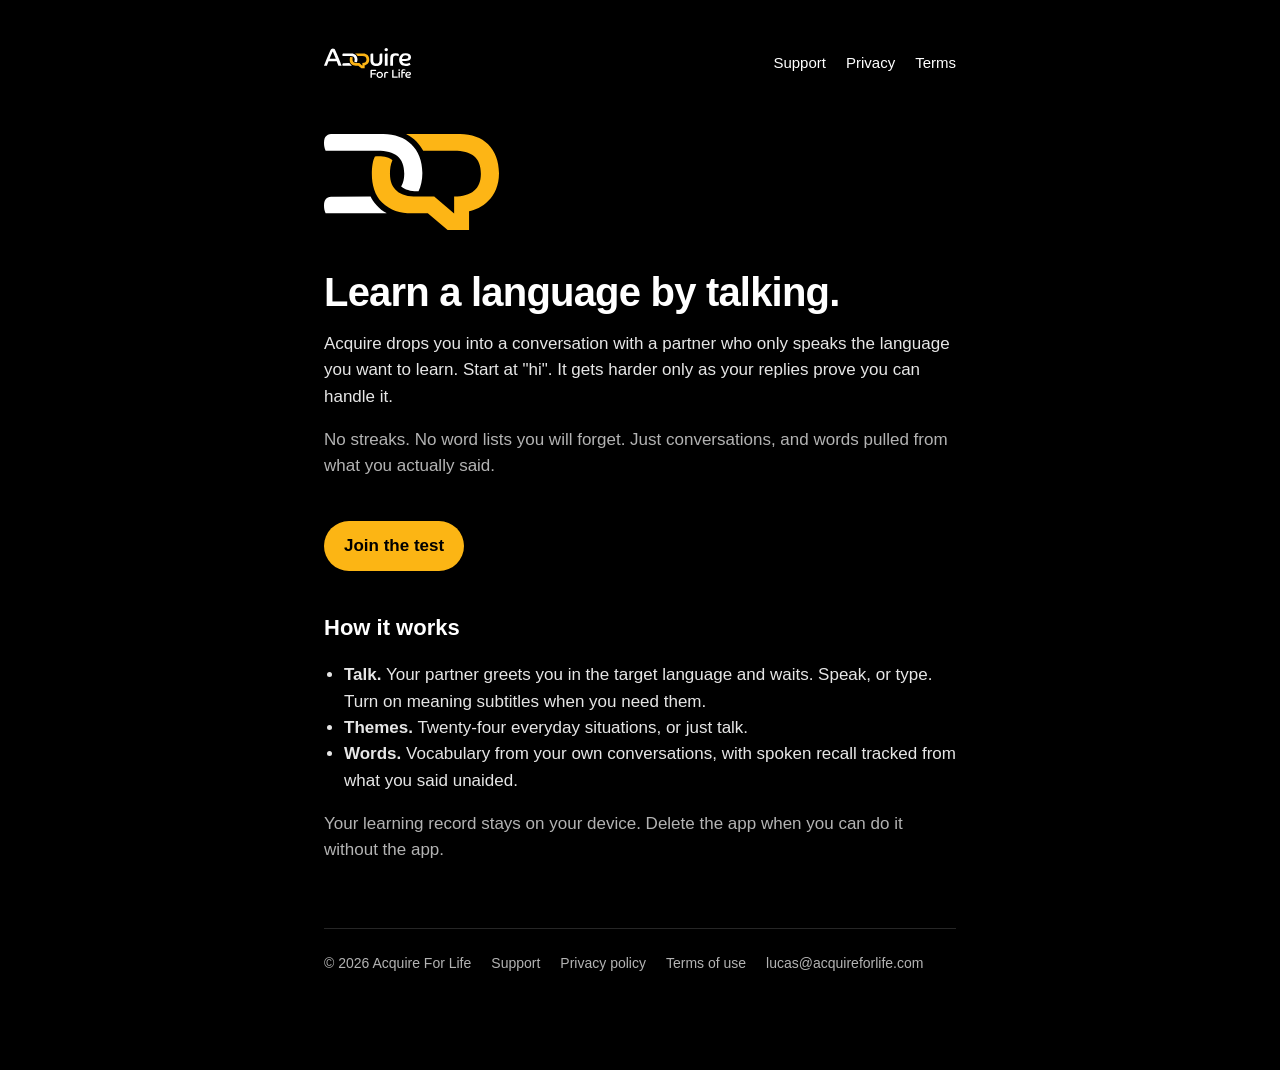
<file: index.html>
<!doctype html>
<html lang="en">
<head>
<meta charset="utf-8">
<meta name="viewport" content="width=device-width, initial-scale=1">
<title>Acquire For Life. Learn a language by talking.</title>
<meta name="description" content="Acquire is a conversation-first language learning app for iPhone and iPad. A partner that only speaks the language you want to learn.">
<link rel="icon" type="image/png" href="/assets/logomark.png">
<link rel="apple-touch-icon" href="/assets/logomark.png">
<link rel="stylesheet" href="/assets/site.css">
</head>
<body>
<main>
<header><a href="/" aria-label="Acquire For Life"><img class="wordmark" src="/assets/wordmark.svg" alt="Acquire For Life"></a><nav><a href="/support/">Support</a><a href="/privacy/">Privacy</a><a href="/terms/">Terms</a></nav></header>
<section class="hero">
<img class="mark" src="/assets/logomark.svg" alt="">
<h1>Learn a language by talking.</h1>
<p>Acquire drops you into a conversation with a partner who only speaks the language you want to learn. Start at "hi". It gets harder only as your replies prove you can handle it.</p>
<p class="muted">No streaks. No word lists you will forget. Just conversations, and words pulled from what you actually said.</p>
<a class="cta" href="/support/">Join the test</a>
</section>
<h2>How it works</h2>
<ul>
<li><strong>Talk.</strong> Your partner greets you in the target language and waits. Speak, or type. Turn on meaning subtitles when you need them.</li>
<li><strong>Themes.</strong> Twenty-four everyday situations, or just talk.</li>
<li><strong>Words.</strong> Vocabulary from your own conversations, with spoken recall tracked from what you said unaided.</li>
</ul>
<p class="muted">Your learning record stays on your device. Delete the app when you can do it without the app.</p>
<footer><span>&copy; 2026 Acquire For Life</span><a href="/support/">Support</a><a href="/privacy/">Privacy policy</a><a href="/terms/">Terms of use</a><a href="mailto:lucas@acquireforlife.com">lucas@acquireforlife.com</a></footer>
</main>
</body>
</html>
</file>
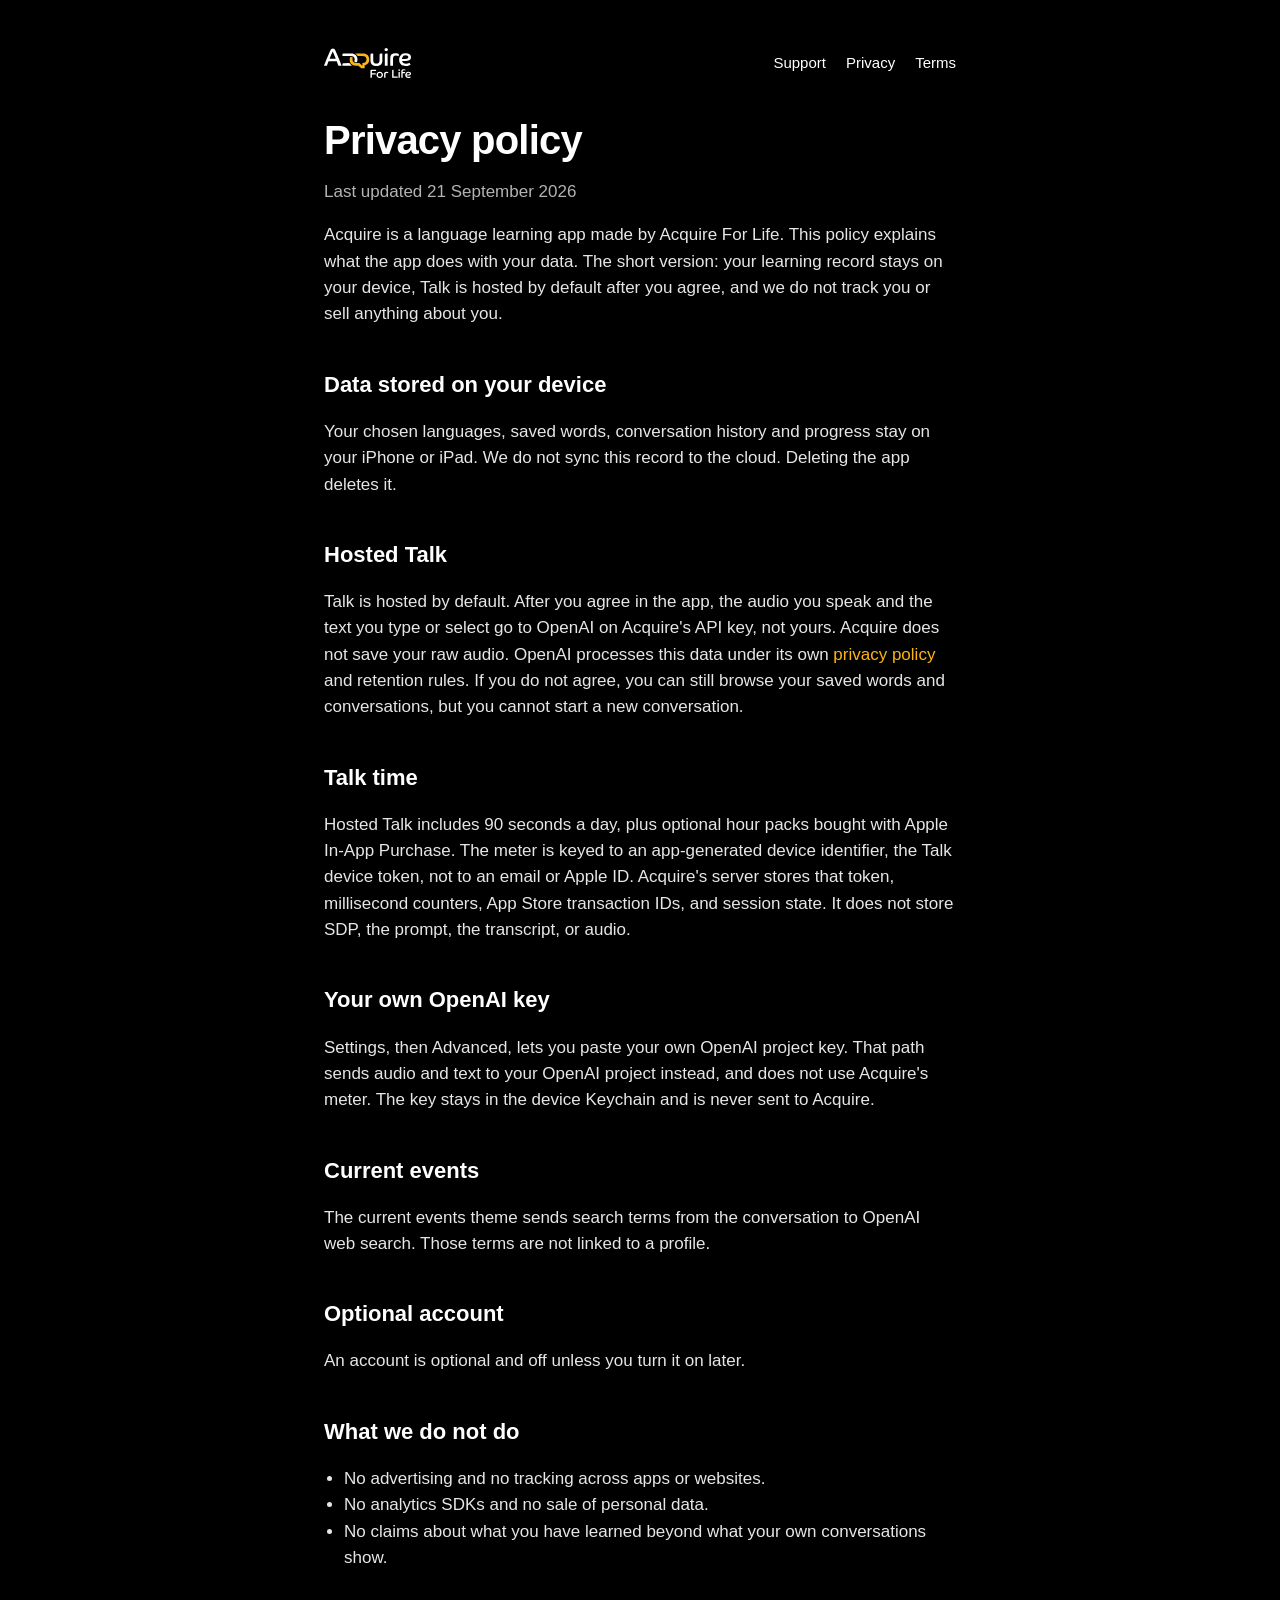
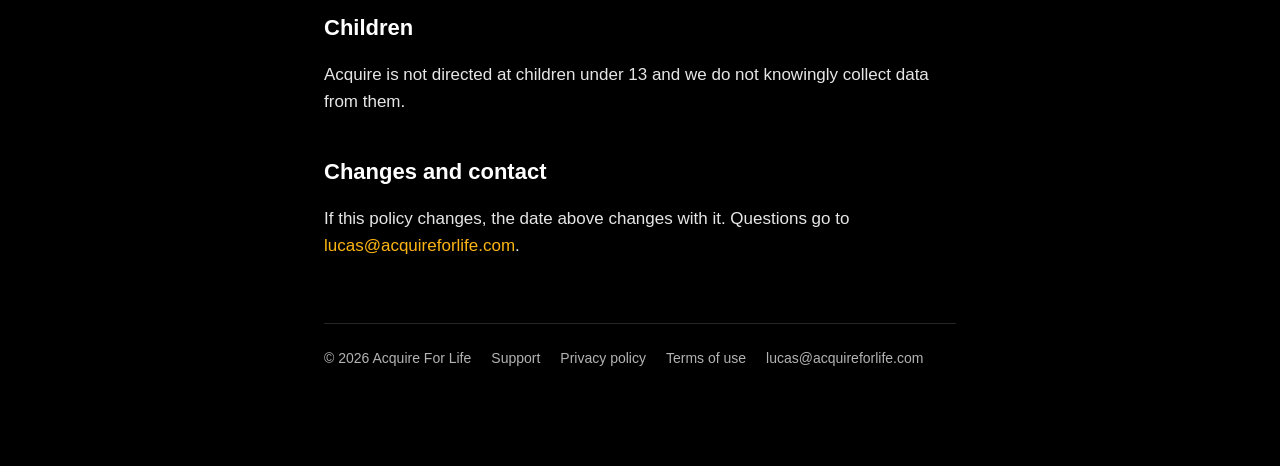
<file: privacy/index.html>
<!doctype html>
<html lang="en">
<head>
<meta charset="utf-8">
<meta name="viewport" content="width=device-width, initial-scale=1">
<title>Privacy policy. Acquire For Life</title>
<meta name="description" content="How the Acquire app handles your data.">
<link rel="icon" type="image/png" href="/assets/logomark.png">
<link rel="apple-touch-icon" href="/assets/logomark.png">
<link rel="stylesheet" href="/assets/site.css">
</head>
<body>
<main>
<header><a href="/" aria-label="Acquire For Life"><img class="wordmark" src="/assets/wordmark.svg" alt="Acquire For Life"></a><nav><a href="/support/">Support</a><a href="/privacy/">Privacy</a><a href="/terms/">Terms</a></nav></header>
<h1>Privacy policy</h1>
<p class="muted">Last updated 21 September 2026</p>
<p>Acquire is a language learning app made by Acquire For Life. This policy explains what the app does with your data. The short version: your learning record stays on your device, Talk is hosted by default after you agree, and we do not track you or sell anything about you.</p>
<h2>Data stored on your device</h2>
<p>Your chosen languages, saved words, conversation history and progress stay on your iPhone or iPad. We do not sync this record to the cloud. Deleting the app deletes it.</p>
<h2>Hosted Talk</h2>
<p>Talk is hosted by default. After you agree in the app, the audio you speak and the text you type or select go to OpenAI on Acquire's API key, not yours. Acquire does not save your raw audio. OpenAI processes this data under its own <a href="https://openai.com/policies/privacy-policy">privacy policy</a> and retention rules. If you do not agree, you can still browse your saved words and conversations, but you cannot start a new conversation.</p>
<h2>Talk time</h2>
<p>Hosted Talk includes 90 seconds a day, plus optional hour packs bought with Apple In-App Purchase. The meter is keyed to an app-generated device identifier, the Talk device token, not to an email or Apple ID. Acquire's server stores that token, millisecond counters, App Store transaction IDs, and session state. It does not store SDP, the prompt, the transcript, or audio.</p>
<h2>Your own OpenAI key</h2>
<p>Settings, then Advanced, lets you paste your own OpenAI project key. That path sends audio and text to your OpenAI project instead, and does not use Acquire's meter. The key stays in the device Keychain and is never sent to Acquire.</p>
<h2>Current events</h2>
<p>The current events theme sends search terms from the conversation to OpenAI web search. Those terms are not linked to a profile.</p>
<h2>Optional account</h2>
<p>An account is optional and off unless you turn it on later.</p>
<h2>What we do not do</h2>
<ul>
<li>No advertising and no tracking across apps or websites.</li>
<li>No analytics SDKs and no sale of personal data.</li>
<li>No claims about what you have learned beyond what your own conversations show.</li>
</ul>
<h2>Children</h2>
<p>Acquire is not directed at children under 13 and we do not knowingly collect data from them.</p>
<h2>Changes and contact</h2>
<p>If this policy changes, the date above changes with it. Questions go to <a href="mailto:lucas@acquireforlife.com">lucas@acquireforlife.com</a>.</p>
<footer><span>&copy; 2026 Acquire For Life</span><a href="/support/">Support</a><a href="/privacy/">Privacy policy</a><a href="/terms/">Terms of use</a><a href="mailto:lucas@acquireforlife.com">lucas@acquireforlife.com</a></footer>
</main>
</body>
</html>
</file>
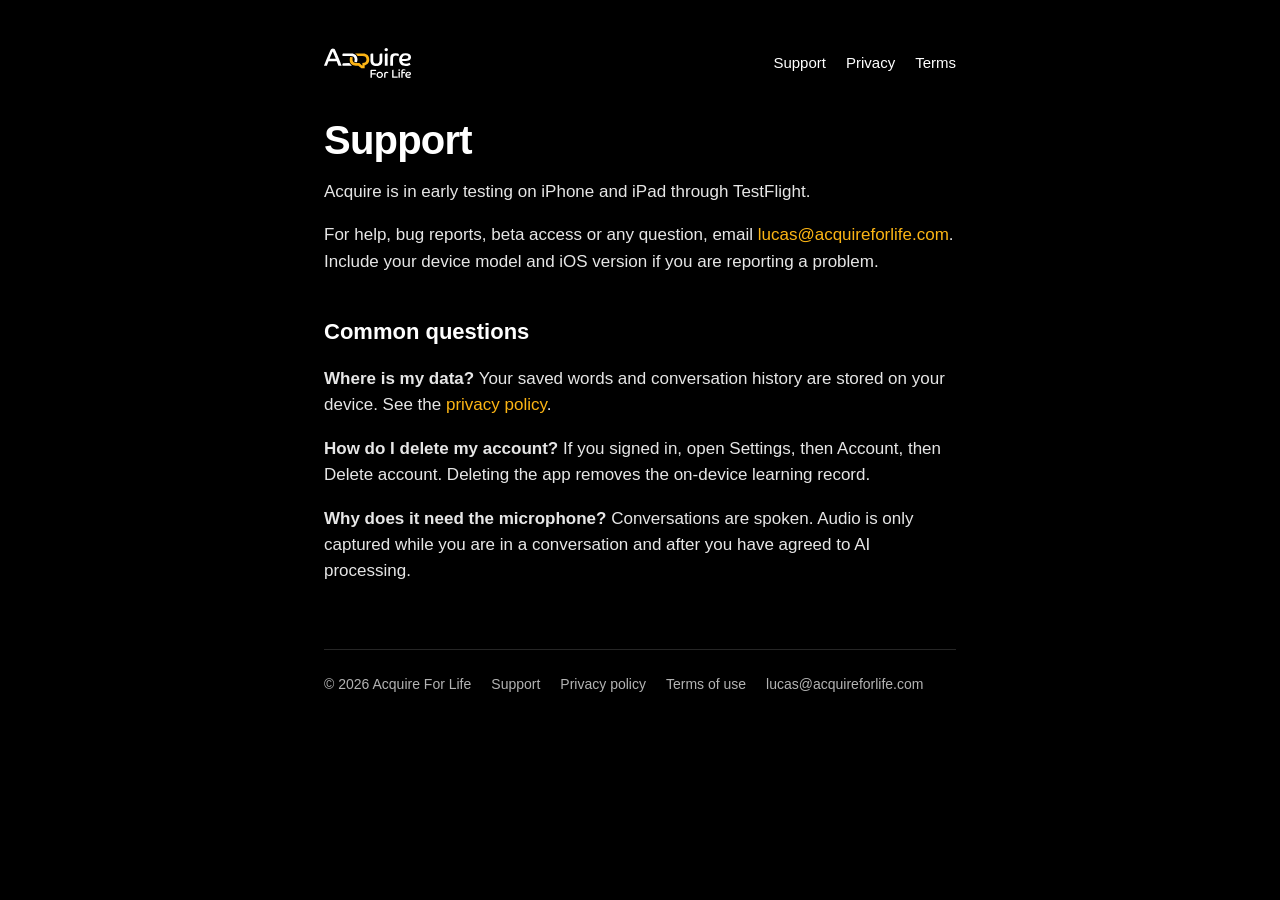
<file: support/index.html>
<!doctype html>
<html lang="en">
<head>
<meta charset="utf-8">
<meta name="viewport" content="width=device-width, initial-scale=1">
<title>Support. Acquire For Life</title>
<meta name="description" content="Get help with the Acquire app or join the TestFlight beta.">
<link rel="icon" type="image/png" href="/assets/logomark.png">
<link rel="apple-touch-icon" href="/assets/logomark.png">
<link rel="stylesheet" href="/assets/site.css">
</head>
<body>
<main>
<header><a href="/" aria-label="Acquire For Life"><img class="wordmark" src="/assets/wordmark.svg" alt="Acquire For Life"></a><nav><a href="/support/">Support</a><a href="/privacy/">Privacy</a><a href="/terms/">Terms</a></nav></header>
<h1>Support</h1>
<p>Acquire is in early testing on iPhone and iPad through TestFlight.</p>
<p>For help, bug reports, beta access or any question, email <a href="mailto:lucas@acquireforlife.com">lucas@acquireforlife.com</a>. Include your device model and iOS version if you are reporting a problem.</p>
<h2>Common questions</h2>
<p><strong>Where is my data?</strong> Your saved words and conversation history are stored on your device. See the <a href="/privacy/">privacy policy</a>.</p>
<p><strong>How do I delete my account?</strong> If you signed in, open Settings, then Account, then Delete account. Deleting the app removes the on-device learning record.</p>
<p><strong>Why does it need the microphone?</strong> Conversations are spoken. Audio is only captured while you are in a conversation and after you have agreed to AI processing.</p>
<footer><span>&copy; 2026 Acquire For Life</span><a href="/support/">Support</a><a href="/privacy/">Privacy policy</a><a href="/terms/">Terms of use</a><a href="mailto:lucas@acquireforlife.com">lucas@acquireforlife.com</a></footer>
</main>
</body>
</html>
</file>
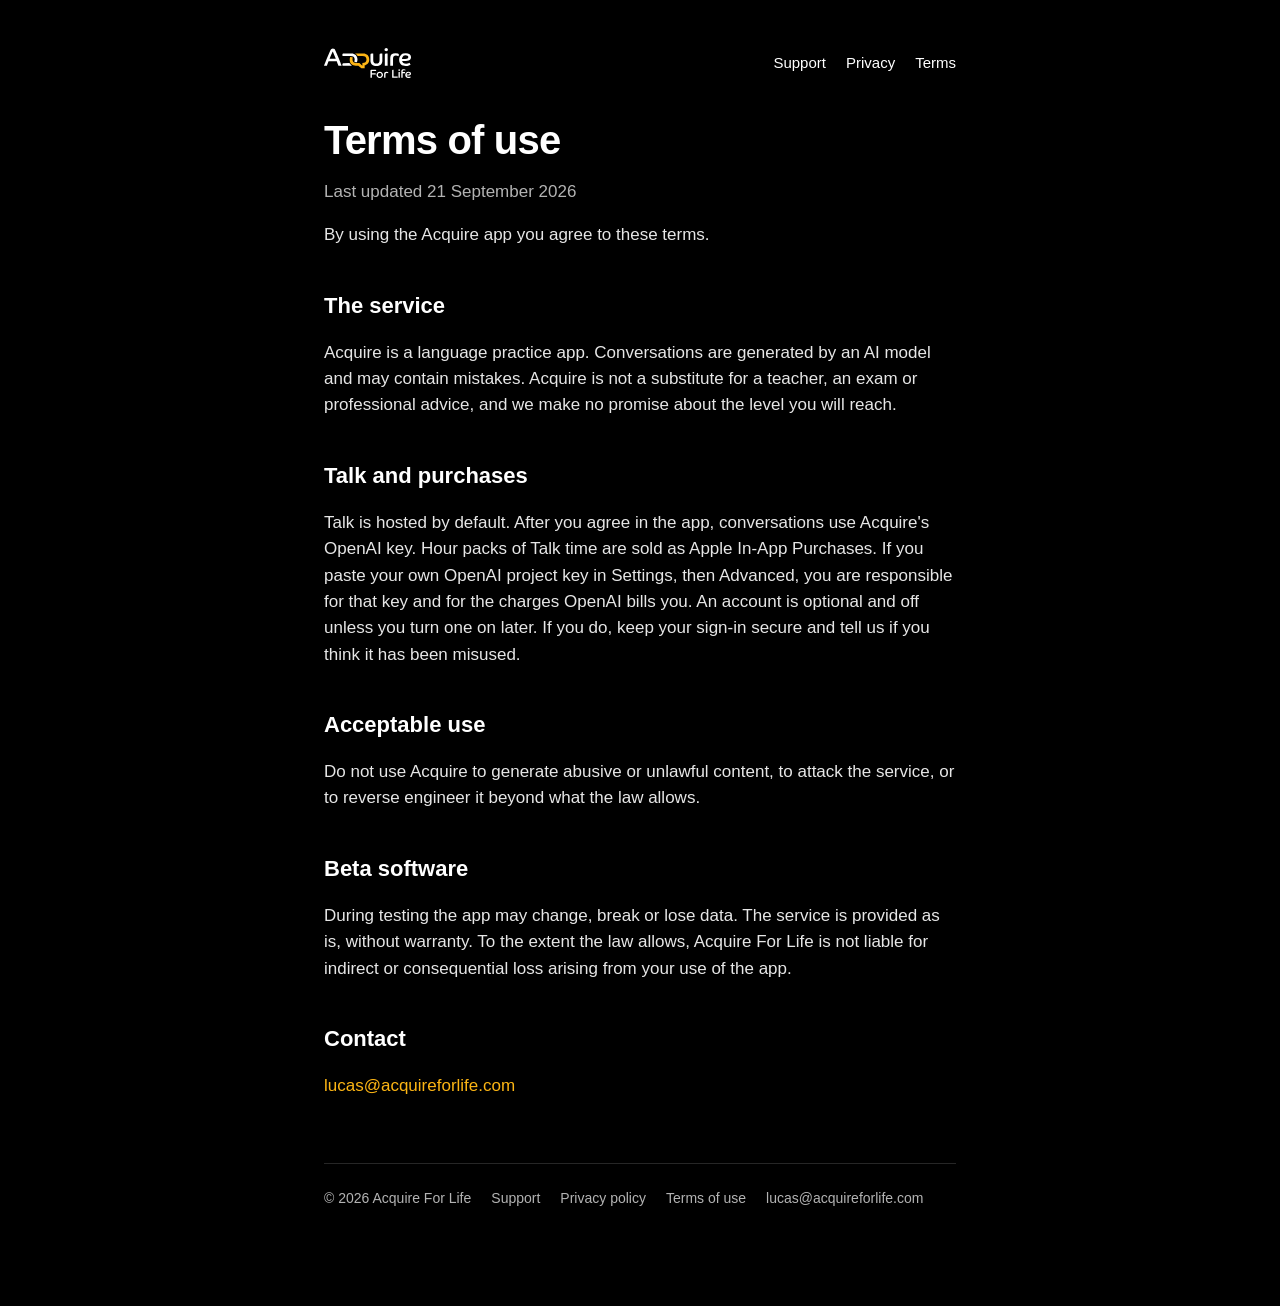
<file: terms/index.html>
<!doctype html>
<html lang="en">
<head>
<meta charset="utf-8">
<meta name="viewport" content="width=device-width, initial-scale=1">
<title>Terms of use. Acquire For Life</title>
<meta name="description" content="Terms of use for the Acquire app.">
<link rel="icon" type="image/png" href="/assets/logomark.png">
<link rel="apple-touch-icon" href="/assets/logomark.png">
<link rel="stylesheet" href="/assets/site.css">
</head>
<body>
<main>
<header><a href="/" aria-label="Acquire For Life"><img class="wordmark" src="/assets/wordmark.svg" alt="Acquire For Life"></a><nav><a href="/support/">Support</a><a href="/privacy/">Privacy</a><a href="/terms/">Terms</a></nav></header>
<h1>Terms of use</h1>
<p class="muted">Last updated 21 September 2026</p>
<p>By using the Acquire app you agree to these terms.</p>
<h2>The service</h2>
<p>Acquire is a language practice app. Conversations are generated by an AI model and may contain mistakes. Acquire is not a substitute for a teacher, an exam or professional advice, and we make no promise about the level you will reach.</p>
<h2>Talk and purchases</h2>
<p>Talk is hosted by default. After you agree in the app, conversations use Acquire's OpenAI key. Hour packs of Talk time are sold as Apple In-App Purchases. If you paste your own OpenAI project key in Settings, then Advanced, you are responsible for that key and for the charges OpenAI bills you. An account is optional and off unless you turn one on later. If you do, keep your sign-in secure and tell us if you think it has been misused.</p>
<h2>Acceptable use</h2>
<p>Do not use Acquire to generate abusive or unlawful content, to attack the service, or to reverse engineer it beyond what the law allows.</p>
<h2>Beta software</h2>
<p>During testing the app may change, break or lose data. The service is provided as is, without warranty. To the extent the law allows, Acquire For Life is not liable for indirect or consequential loss arising from your use of the app.</p>
<h2>Contact</h2>
<p><a href="mailto:lucas@acquireforlife.com">lucas@acquireforlife.com</a></p>
<footer><span>&copy; 2026 Acquire For Life</span><a href="/support/">Support</a><a href="/privacy/">Privacy policy</a><a href="/terms/">Terms of use</a><a href="mailto:lucas@acquireforlife.com">lucas@acquireforlife.com</a></footer>
</main>
</body>
</html>
</file>
<file: assets/site.css>
:root { --gold: #fcb514; --muted: #b3b3b3; --line: #262626; }
* { box-sizing: border-box; }
html { background: #000; color: #fff; font: 17px/1.55 -apple-system, BlinkMacSystemFont, "Helvetica Neue", Helvetica, Arial, sans-serif; -webkit-font-smoothing: antialiased; }
body { margin: 0; }
main { max-width: 680px; margin: 0 auto; padding: 48px 24px 96px; }
a { color: var(--gold); text-decoration: none; }
a:hover { text-decoration: underline; }
h1 { font-size: 40px; line-height: 1.1; letter-spacing: -0.02em; margin: 40px 0 16px; }
h2 { font-size: 22px; margin: 40px 0 8px; }
p, li { color: #e6e6e6; }
p.muted { color: var(--muted); }
header { display: flex; align-items: center; justify-content: space-between; gap: 24px; }
header .wordmark { height: 30px; display: block; }
nav { display: flex; gap: 20px; font-size: 15px; }
nav a { color: #fff; }
footer { margin-top: 64px; padding-top: 24px; border-top: 1px solid var(--line); font-size: 14px; color: var(--muted); display: flex; flex-wrap: wrap; gap: 8px 20px; }
footer a { color: var(--muted); }
.hero .mark { height: 96px; display: block; margin-top: 56px; }
.cta { display: inline-block; margin-top: 24px; padding: 12px 20px; background: var(--gold); color: #000; font-weight: 600; border-radius: 999px; }
.cta:hover { text-decoration: none; background: #e09a00; }
ul { padding-left: 20px; }
</file>
